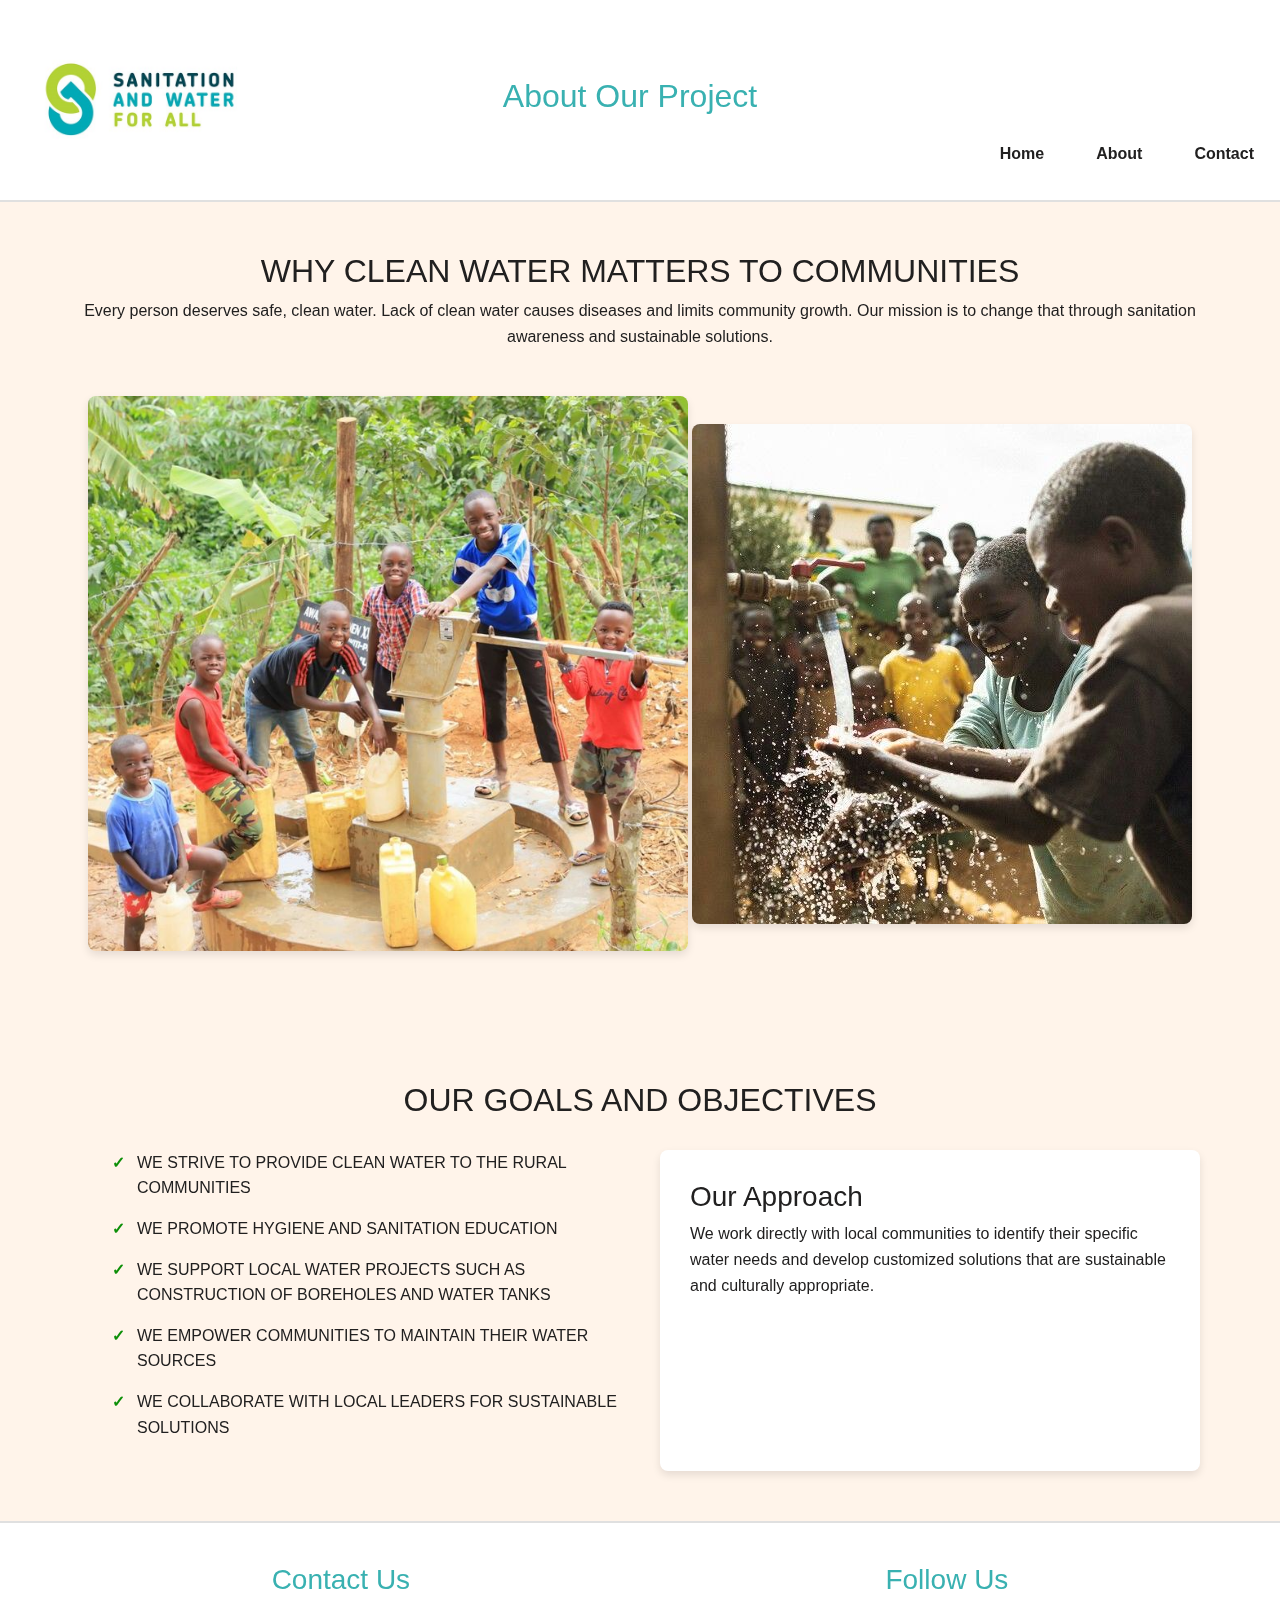
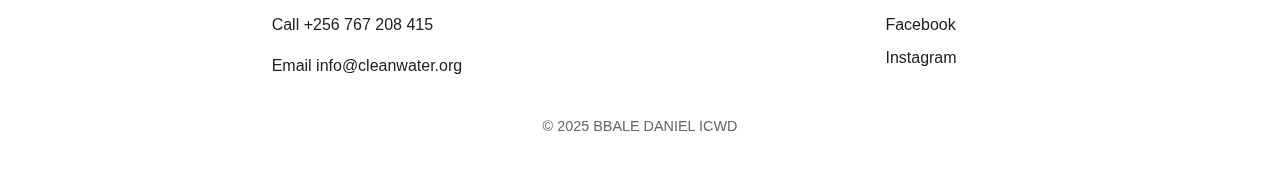
<file: about.html>
<!DOCTYPE html>
<html lang="en">
  <head>
    <meta charset="UTF-8" />
    <meta name="viewport" content="width=device-width, initial-scale=1.0" />
    <title>About - Clean Water Project</title>
    <link rel="stylesheet" href="style.css" />
  </head>
  <body>
    <header>
      <img src="images/logo.jpg" alt="Project Logo" class="logo" />
      <h1>About Our Project</h1>
      <nav>
        <a href="index.html">Home</a>
        <a href="about.html">About</a>
        <a href="contact.html">Contact</a>
      </nav>
    </header>

    <main>
      <section class="about-hero">
        <h2>WHY CLEAN WATER MATTERS TO COMMUNITIES</h2>
        <p>
          Every person deserves safe, clean water. Lack of clean water causes
          diseases and limits community growth. Our mission is to change that
          through sanitation awareness and sustainable solutions.
        </p>

        <img
          src="images/86b76cfb-5e6e-4457-84d1-666e858dcf67.jpg"
          alt="community"
        />
        <img
          src="images/b970f495-cfb5-4ff7-b14b-0ac1c904c6ee.jpg"
          alt="Clean water"
        />
      </section>

      <section class="goals-section">
        <h2>OUR GOALS AND OBJECTIVES</h2>
        <div class="goals-content">
          <ul>
            <li>WE STRIVE TO PROVIDE CLEAN WATER TO THE RURAL COMMUNITIES</li>
            <li>WE PROMOTE HYGIENE AND SANITATION EDUCATION</li>
            <li>
              WE SUPPORT LOCAL WATER PROJECTS SUCH AS CONSTRUCTION OF BOREHOLES
              AND WATER TANKS
            </li>
            <li>WE EMPOWER COMMUNITIES TO MAINTAIN THEIR WATER SOURCES</li>
            <li>WE COLLABORATE WITH LOCAL LEADERS FOR SUSTAINABLE SOLUTIONS</li>
          </ul>
          <div class="approach">
            <h3>Our Approach</h3>
            <p>
              We work directly with local communities to identify their specific
              water needs and develop customized solutions that are sustainable
              and culturally appropriate.
            </p>
          </div>
        </div>
      </section>
    </main>

    <footer>
      <div class="footer-content">
        <div class="contact-info">
          <h3>Contact Us</h3>
          <p><a href="tel:+256767208415">Call +256 767 208 415</a></p>
          <p>
            <a href="mailto:info@cleanwater.org">Email info@cleanwater.org</a>
          </p>
        </div>
        <div class="social-media">
          <h3>Follow Us</h3>
          <a href="https://facebook.com">Facebook</a>
          <a href="https://instagram.com">Instagram</a>
        </div>
      </div>
      <p class="copyright">&copy; 2025 BBALE DANIEL ICWD</p>
    </footer>
  </body>
</html>
</file>
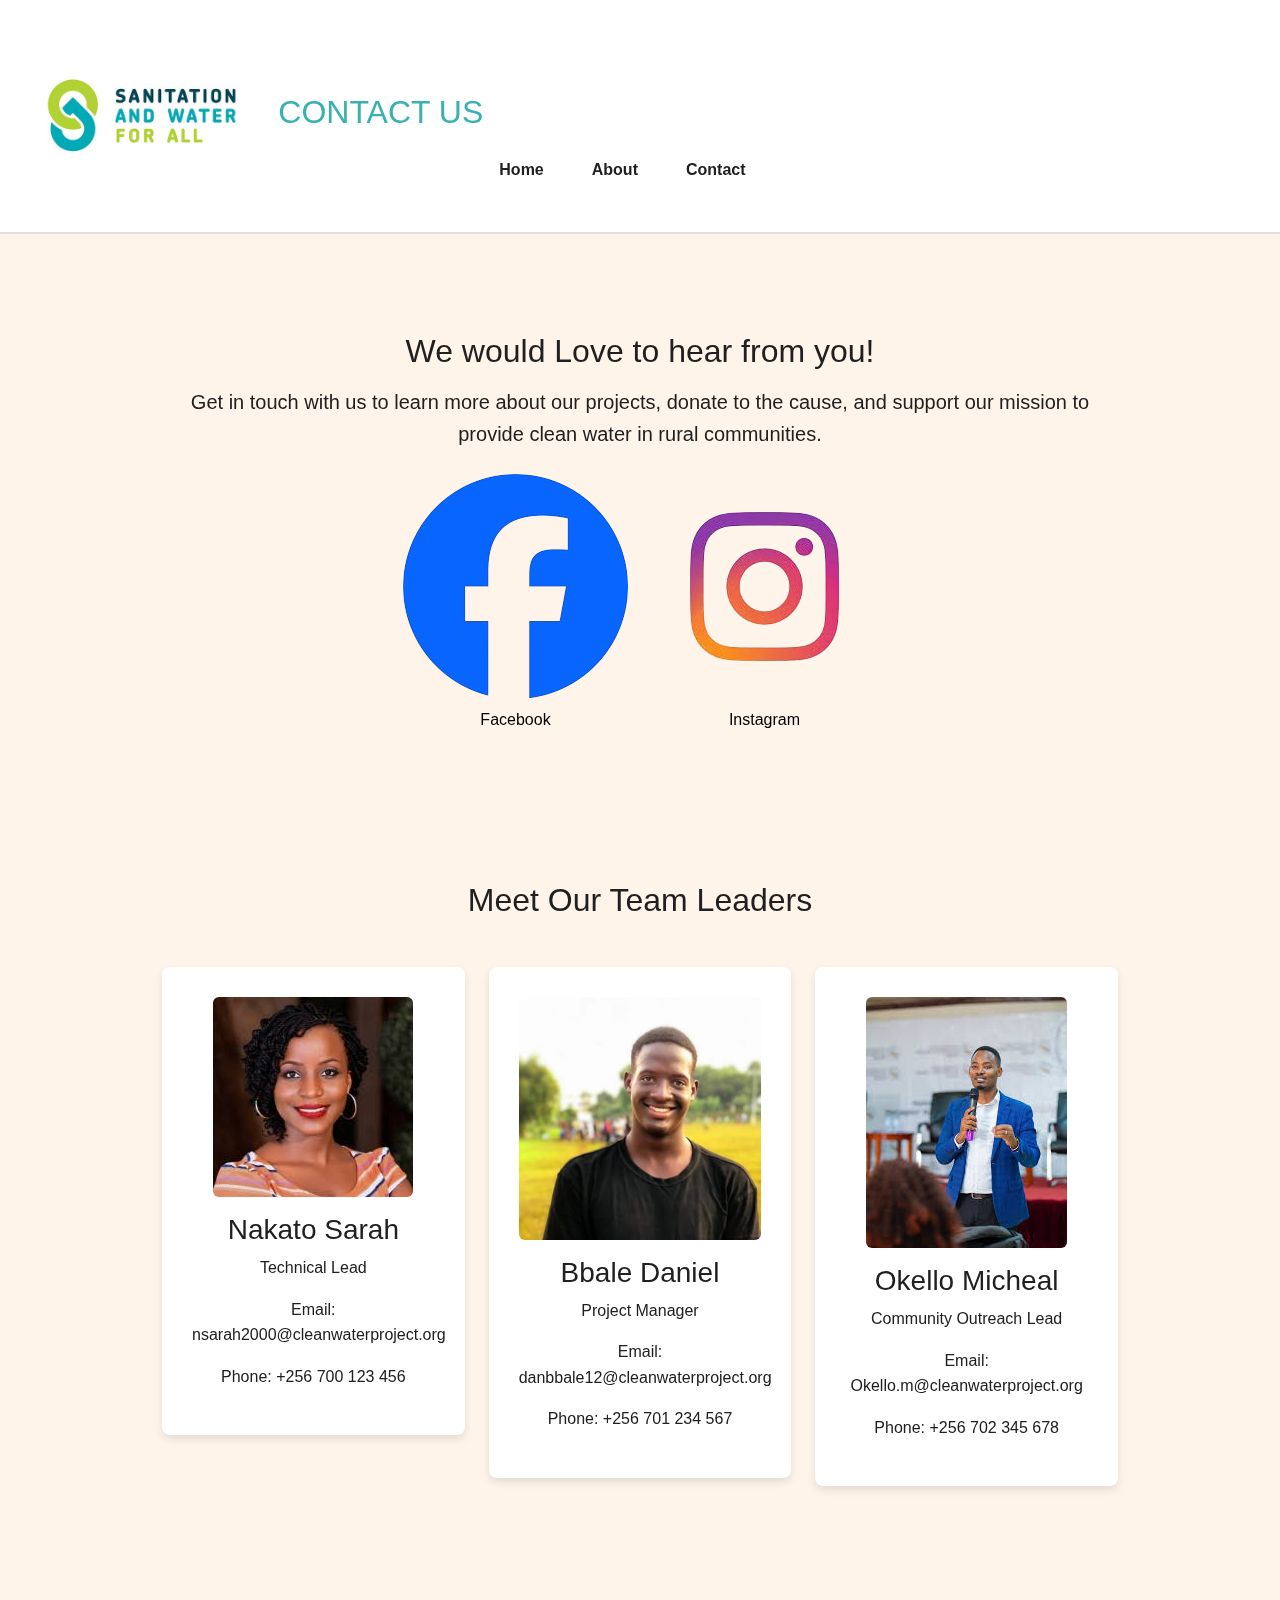
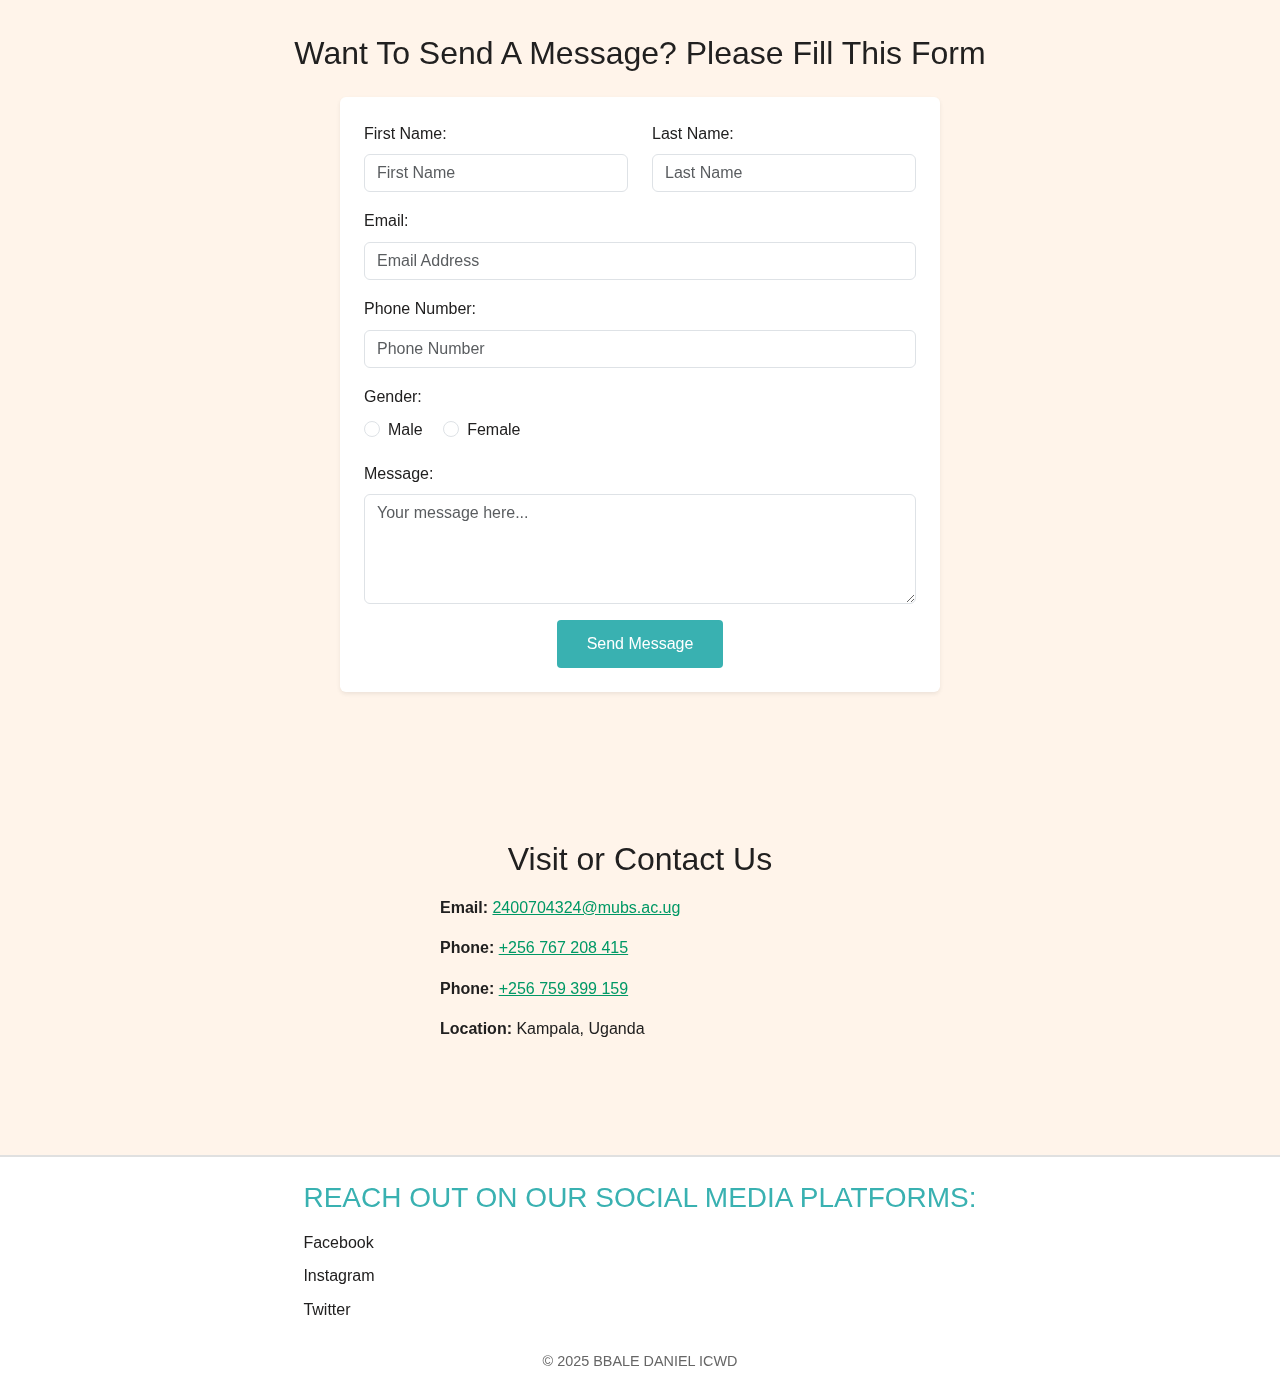
<file: contact.html>
<!DOCTYPE html>
<html lang="en">
  <head>
    <meta charset="UTF-8" />
    <meta name="viewport" content="width=device-width, initial-scale=1.0" />
    <title>Contact - Clean Water Project</title>

    <link
      href="https://cdn.jsdelivr.net/npm/bootstrap@5.3.3/dist/css/bootstrap.min.css"
      rel="stylesheet"
    />
    <link rel="stylesheet" href="style.css" />
  </head>

  <body>
    <header class="container-fluid">
      <div
        class="d-flex flex-wrap align-items-center justify-content-between py-3"
      >
        <img src="images/logo.jpg" alt="Project Logo" class="logo" />
        <h1 class="text-center flex-grow-1">CONTACT US</h1>
        <nav class="d-flex gap-3">
          <a href="index.html">Home</a>
          <a href="about.html">About</a>
          <a href="contact.html" class="active">Contact</a>
        </nav>
      </div>
    </header>

    <main class="container my-5">
      <section class="contact-intro text-center mb-5">
        <h2 class="mb-3">We would Love to hear from you!</h2>
        <p class="lead mb-4">
          Get in touch with us to learn more about our projects, donate to the
          cause, and support our mission to provide clean water in rural
          communities.
        </p>

        <div class="d-flex justify-content-center gap-4 flex-wrap">
          <a href="https://facebook.com" class="social-cover">
            <img
              src="images/facebook.png"
              alt="Facebook Cover"
              class="img-fluid"
            />
            <div class="social-overlay">
              <span>Facebook</span>
            </div>
          </a>
          <a href="https://instagram.com" class="social-cover">
            <img
              src="images/instagram.png"
              alt="Instagram Cover"
              class="img-fluid"
            />
            <div class="social-overlay">
              <span>Instagram</span>
            </div>
          </a>
        </div>
      </section>

      <section class="team-leads text-center my-5">
        <h2>Meet Our Team Leaders</h2>
        <div class="row justify-content-center g-4 mt-4">
          <div class="col-md-4">
            <div class="team-member">
              <img
                src="images/sarah.jpg"
                alt="Nakato Sarah"
                class="member-image mb-3 img-fluid rounded"
              />
              <h3>Nakato Sarah</h3>
              <p class="member-role">Technical Lead</p>
              <p>Email: nsarah2000@cleanwaterproject.org</p>
              <p>Phone: +256 700 123 456</p>
            </div>
          </div>

          <div class="col-md-4">
            <div class="team-member">
              <img
                src="images/dan.jpg"
                alt="Bbale Daniel"
                class="member-image mb-3 img-fluid rounded"
              />
              <h3>Bbale Daniel</h3>
              <p class="member-role">Project Manager</p>
              <p>Email: danbbale12@cleanwaterproject.org</p>
              <p>Phone: +256 701 234 567</p>
            </div>
          </div>

          <div class="col-md-4">
            <div class="team-member">
              <img
                src="images/okello.jpg"
                alt="Micheal Okello"
                class="member-image mb-3 img-fluid rounded"
              />
              <h3>Okello Micheal</h3>
              <p class="member-role">Community Outreach Lead</p>
              <p>Email: Okello.m@cleanwaterproject.org</p>
              <p>Phone: +256 702 345 678</p>
            </div>
          </div>
        </div>
      </section>

      <section class="contact-form-section my-5">
        <h2 class="text-center mb-4">
          Want To Send A Message? Please Fill This Form
        </h2>
        <form class="contact-form bg-white p-4 rounded shadow-sm">
          <div class="row mb-3">
            <div class="col-md-6">
              <label for="firstName" class="form-label">First Name:</label>
              <input
                type="text"
                id="firstName"
                class="form-control"
                placeholder="First Name"
                required
              />
            </div>
            <div class="col-md-6">
              <label for="lastname" class="form-label">Last Name:</label>
              <input
                type="text"
                id="lastname"
                class="form-control"
                placeholder="Last Name"
                required
              />
            </div>
          </div>

          <div class="mb-3">
            <label for="email" class="form-label">Email:</label>
            <input
              type="email"
              id="email"
              class="form-control"
              placeholder="Email Address"
              required
            />
          </div>

          <div class="mb-3">
            <label for="phoneNumber" class="form-label">Phone Number:</label>
            <input
              type="tel"
              id="phoneNumber"
              class="form-control"
              placeholder="Phone Number"
            />
          </div>

          <div class="mb-3">
            <label class="form-label d-block">Gender:</label>
            <div class="form-check form-check-inline">
              <input
                class="form-check-input"
                type="radio"
                id="male"
                name="gender"
                value="Male"
              />
              <label class="form-check-label" for="male">Male</label>
            </div>
            <div class="form-check form-check-inline">
              <input
                class="form-check-input"
                type="radio"
                id="female"
                name="gender"
                value="Female"
              />
              <label class="form-check-label" for="female">Female</label>
            </div>
          </div>

          <div class="mb-3">
            <label for="message" class="form-label">Message:</label>
            <textarea
              id="message"
              name="message"
              rows="4"
              class="form-control"
              placeholder="Your message here..."
              required
            ></textarea>
          </div>

          <div class="text-center">
            <input type="submit" value="Send Message" class="submit-btn btn" />
          </div>
        </form>
      </section>

      <section class="contact-info-section text-center my-5">
        <h2>Visit or Contact Us</h2>
        <div class="contact-details mx-auto mt-3">
          <p>
            <strong>Email:</strong>
            <a href="mailto:2400704324@mubs.ac.ug">2400704324@mubs.ac.ug</a>
          </p>
          <p>
            <strong>Phone:</strong>
            <a href="tel:+256767208415">+256 767 208 415</a>
          </p>
          <p>
            <strong>Phone:</strong>
            <a href="tel:+256759399159">+256 759 399 159</a>
          </p>
          <p><strong>Location:</strong> Kampala, Uganda</p>
        </div>
      </section>
    </main>

    <footer class="py-4 mt-5">
      <div class="footer-content">
        <div class="social-media">
          <h3>REACH OUT ON OUR SOCIAL MEDIA PLATFORMS:</h3>
          <a href="https://facebook.com">Facebook</a>
          <a href="https://instagram.com">Instagram</a>
          <a href="https://x.com">Twitter</a>
        </div>
      </div>
      <p class="copyright mb-0">&copy; 2025 BBALE DANIEL ICWD</p>
    </footer>
    <script src="https://cdn.jsdelivr.net/npm/bootstrap@5.3.3/dist/js/bootstrap.bundle.min.js"></script>
  </body>
</html>
</file>
<file: style.css>
@import url('https://cdn.jsdelivr.net/npm/bootstrap@5.3.3/dist/css/bootstrap.min.css');

* {
    margin: 0;
    padding: 0;
    box-sizing: border-box;
}

body {
    font-family: Arial, Helvetica, sans-serif;
    background-color: rgb(255, 244, 234);
    color: #212020;
    line-height: 1.6;
}
.hero-bkg{
    background-image: url(images/background-img.jpg);
    
    background-repeat: no-repeat;
    background-size: cover;
    
}





header {
    display: flex;
    align-items: center;
    justify-content: space-between;
    gap: 20px;
    background-color: white;
    padding: 25px 10px;
    border-bottom: 2px solid #e0e0e0;
    text-align: center;
}

header img.logo {
    height: 150px;
    width: auto;
    mix-blend-mode: multiply;
    background: transparent;
}

header h1 {
    color: rgb(57, 177, 177);
    font-size: 2rem;
}

nav {
    display: flex;
    gap: 20px;
    align-self: flex-end;
}

nav a {
    text-decoration: none;
    color: #212020;
    font-weight: bold;
    padding: 8px 16px;
    border-radius: 4px;
    transition: all 0.3s ease;
}

nav a:hover {
    color: #0d8f08;
    background-color: rgba(13, 143, 8, 0.1);
}

section {
    padding: 50px 80px;
    text-align: center;
}


.hero {
    background: linear-gradient(rgba(255, 255, 255, 0.8), rgba(255, 255, 255, 0.9)), url('images/media/images\ \(2\).jpg');
    background-size: cover;
    background-position: center;
    padding: 100px 80px;
}

.hero-content h2 {
    font-size: 2.5rem;
    color: rgb(57, 177, 177);
    margin-bottom: 20px;
}

.hero-content p {
    font-size: 1.2rem;
    margin-bottom: 30px;
    max-width: 600px;
    margin-left: auto;
    margin-right: auto;
}

.cta-button {
    display: inline-block;
    padding: 12px 30px;
    background-color: rgb(57, 177, 177);
    color: white;
    text-decoration: none;
    border-radius: 5px;
    font-weight: bold;
    transition: background-color 0.3s ease;
}

.cta-button:hover {
    background-color: rgb(45, 140, 140);
}


.mission-content, .community-content {
    display: flex;
    flex-direction: column;
    align-items: center;
    gap: 30px;
}

.mission-images {
    display: flex;
    gap: 20px;
    justify-content: center;
    flex-wrap: wrap;
}

.main-image {
    max-width: 400px;
    border-radius: 8px;
    box-shadow: 0 4px 8px rgba(0, 0, 0, 0.1);
}


.impact-stats {
    display: flex;
    justify-content: center;
    gap: 40px;
    margin-top: 30px;
}

.stat {
    background-color: white;
    padding: 30px 20px;
    border-radius: 8px;
    box-shadow: 0 4px 8px rgba(0, 0, 0, 0.1);
    min-width: 150px;
}

.stat h3 {
    font-size: 2.5rem;
    color: rgb(57, 177, 177);
    margin-bottom: 10px;
}


.about-hero img {
    max-width: 600px;
    margin: 30px auto;
    border-radius: 8px;
    box-shadow: 0 4px 8px rgba(0, 0, 0, 0.1);
}

.goals-content {
    display: grid;
    grid-template-columns: 1fr 1fr;
    gap: 40px;
    text-align: left;
    margin-top: 30px;
}

.goals-content ul {
    list-style: none;
}

.goals-content li {
    margin-bottom: 15px;
    padding-left: 25px;
    position: relative;
}

.goals-content li:before {
    content: "✓";
    position: absolute;
    left: 0;
    color: #0d8f08;
    font-weight: bold;
}

.approach {
    background-color: white;
    padding: 30px;
    border-radius: 8px;
    box-shadow: 0 4px 8px rgba(0, 0, 0, 0.1);
}

.team-members {
    display: flex;
    justify-content: center;
    gap: 40px;
    margin-top: 30px;
}

.team-member {
    background-color: white;
    padding: 30px;
    border-radius: 8px;
    box-shadow: 0 4px 8px rgba(0, 0, 0, 0.1);
    min-width: 200px;
}

.contact-form {
    max-width: 600px;
    margin: 0 auto;
    text-align: left;
}

.form-group {
    margin-bottom: 25px;
}

.form-group label {
    display: block;
    margin-bottom: 8px;
    font-weight: bold;
    color: #212020;
}

.form-group input, .form-group textarea {
    width: 100%;
    padding: 12px;
    border: 1px solid #e0e0e0;
    border-radius: 4px;
    font-size: 1rem;
}

.gender-options {
    display: flex;
    gap: 20px;
    margin-top: 8px;
}

.gender-options label {
    display: flex;
    align-items: center;
    gap: 5px;
    font-weight: normal;
}

.submit-btn {
    background-color: rgb(57, 177, 177);
    color: white;
    padding: 12px 30px;
    border: none;
    border-radius: 4px;
    font-size: 1rem;
    cursor: pointer;
    transition: background-color 0.3s ease;
}

.submit-btn:hover {
    background-color: rgb(45, 140, 140);
}

.contact-details {
    text-align: left;
    max-width: 400px;
    margin: 0 auto;
}

.contact-details p {
    margin-bottom: 15px;
}


footer {
    background-color: white;
    padding: 40px 80px;
    border-top: 2px solid #e0e0e0;
    text-align: center;
}

.footer-content {
    display: flex;
    justify-content: space-around;
    margin-bottom: 20px;
    flex-wrap: wrap;
    gap: 40px;
}

.contact-info, .social-media {
    text-align: left;
}

.contact-info h3, .social-media h3 {
    color: rgb(57, 177, 177);
    margin-bottom: 15px;
}

.contact-info a, .social-media a {
    color: #212020;
    text-decoration: none;
    display: block;
    margin-bottom: 8px;
}

.contact-info a:hover, .social-media a:hover {
    color: #0d8f08;
}

.copyright {
    margin-top: 20px;
    color: #666;
    font-size: 0.9rem;
}

@media (max-width: 768px) {
    header {
        flex-direction: column;
        gap: 15px;
    }
    
    nav {
        align-self: center;
    }
    
    section {
        padding: 30px 20px;
    }
    
    .hero {
        padding: 60px 20px;
    }
    
    .impact-stats, .team-members {
        flex-direction: column;
        align-items: center;
    }
    
    .goals-content {
        grid-template-columns: 1fr;
    }
    
    .footer-content {
        flex-direction: column;
        text-align: center;
    }
    
    .contact-info, .social-media {
        text-align: center;
    }
}
.social-cover[href*="facebook"] .social-overlay span,
.social-cover[href*="instagram"] .social-overlay span {
    color: black;
}
.contact-details a[href^="mailto"],
.contact-details a[href^="tel"] {
    color:rgb(0, 152, 101);
}

.social-cover {
    text-decoration: none;
    display: inline-block;
}

.social-cover img {
    display: block;
    margin: 0 auto;
}

.social-cover span {
    display: block;
    text-align: center;
    margin-top: 8px;
}
</file>
